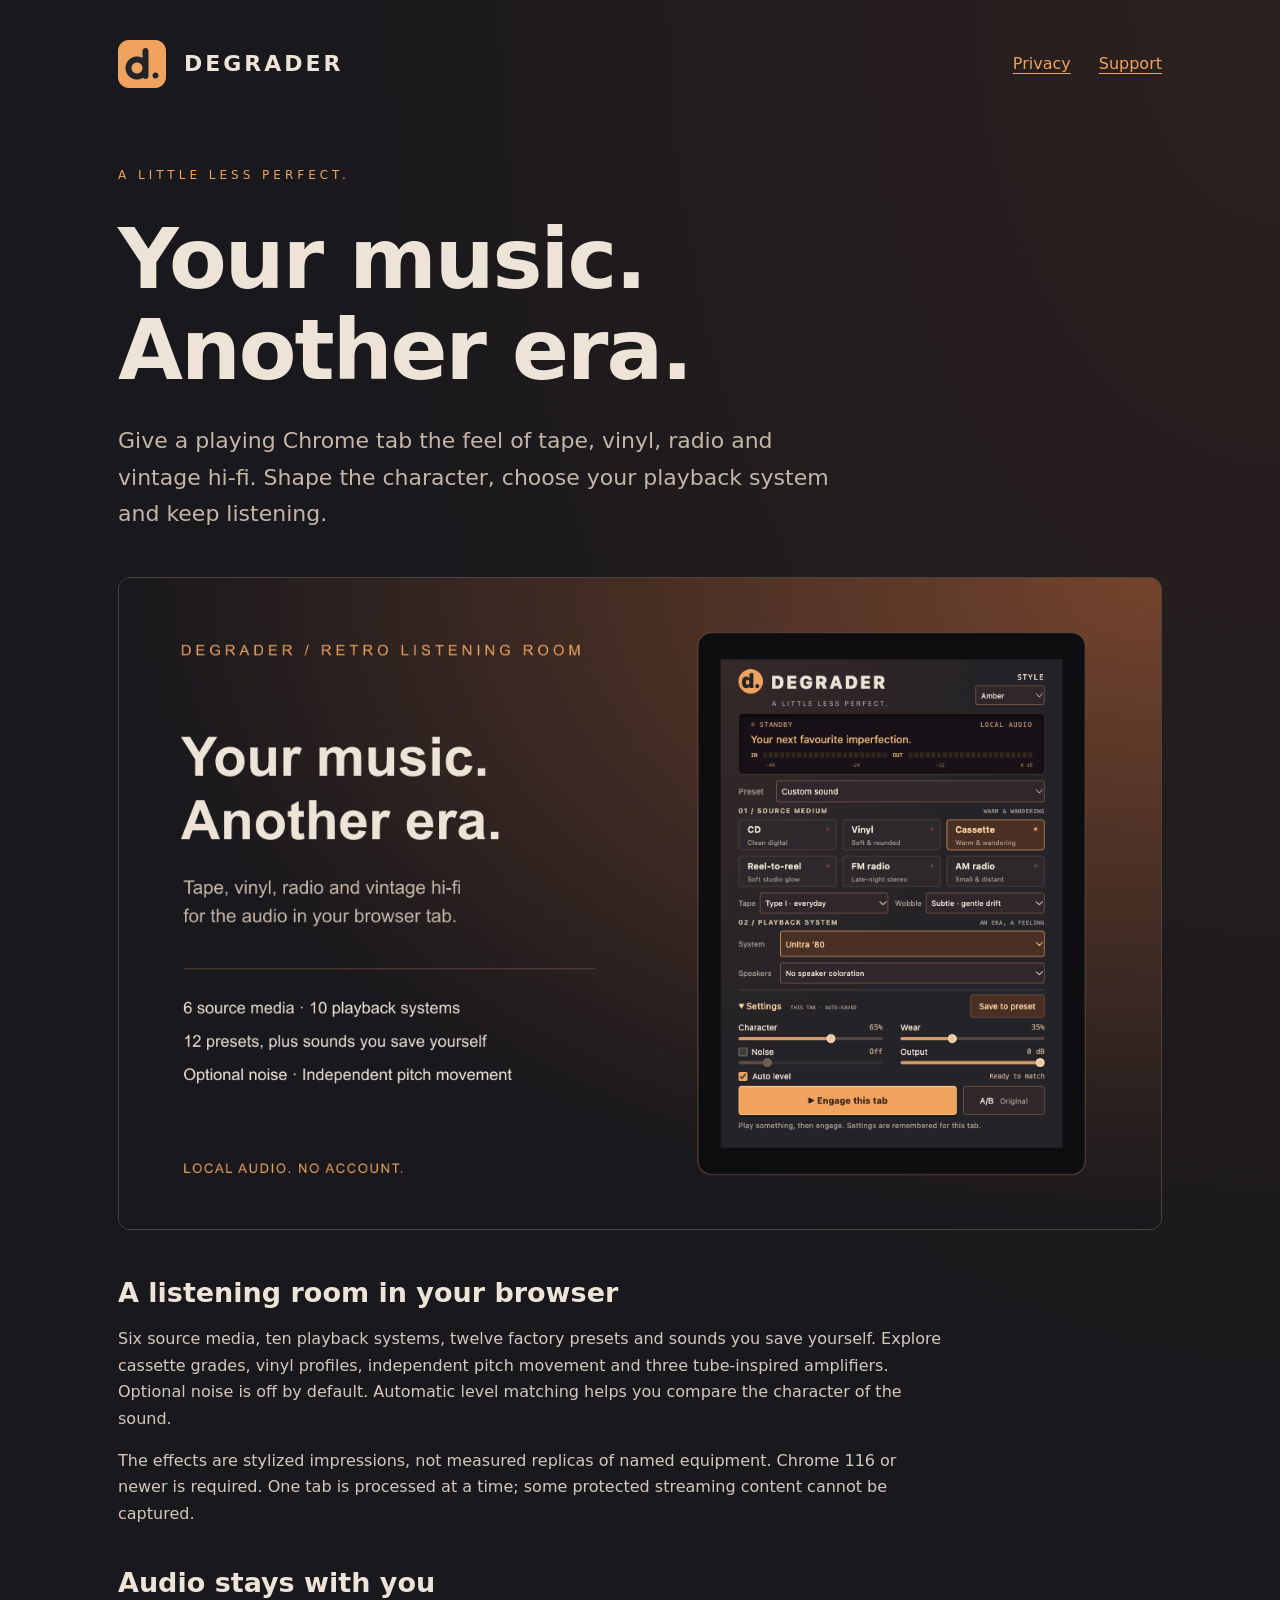
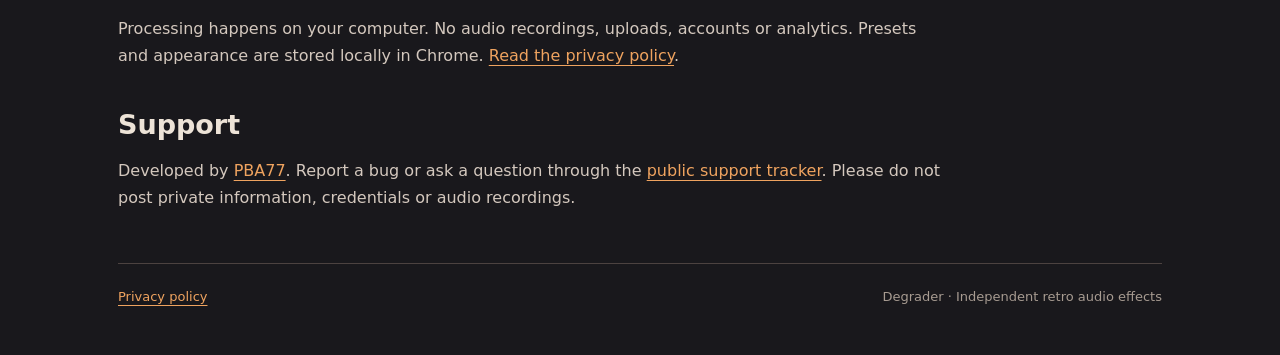
<file: index.html>
<!doctype html>
<html lang="en">
<head><meta charset="utf-8"><meta name="viewport" content="width=device-width, initial-scale=1"><meta name="description" content="Degrader gives browser audio the character of tape, vinyl, radio and vintage hi-fi. All audio stays on your computer."><title>Degrader — Retro listening room</title><link rel="icon" href="icon.png"><link rel="stylesheet" href="style.css"></head>
<body><main>
<header><a class="brand" href="./"><img src="icon.png" width="64" height="64" alt="">DEGRADER</a><nav><a href="privacy.html">Privacy</a><a href="https://github.com/PBA77/degrader-site/issues">Support</a></nav></header>
<p class="eyebrow">A LITTLE LESS PERFECT.</p>
<h1>Your music.<br>Another era.</h1>
<p class="lead">Give a playing Chrome tab the feel of tape, vinyl, radio and vintage hi-fi. Shape the character, choose your playback system and keep listening.</p>
<img class="showcase" src="preview.png" width="1280" height="800" alt="Degrader's amber panel with source media, playback systems, sound controls and optional noise.">
<section><h2>A listening room in your browser</h2><p>Six source media, ten playback systems, twelve factory presets and sounds you save yourself. Explore cassette grades, vinyl profiles, independent pitch movement and three tube-inspired amplifiers. Optional noise is off by default. Automatic level matching helps you compare the character of the sound.</p><p>The effects are stylized impressions, not measured replicas of named equipment. Chrome 116 or newer is required. One tab is processed at a time; some protected streaming content cannot be captured.</p></section>
<section><h2>Audio stays with you</h2><p>Processing happens on your computer. No audio recordings, uploads, accounts or analytics. Presets and appearance are stored locally in Chrome. <a href="privacy.html">Read the privacy policy</a>.</p></section>
<section id="support"><h2>Support</h2><p>Developed by <a href="https://github.com/PBA77">PBA77</a>. Report a bug or ask a question through the <a href="https://github.com/PBA77/degrader-site/issues">public support tracker</a>. Please do not post private information, credentials or audio recordings.</p></section>
<footer><a href="privacy.html">Privacy policy</a><span>Degrader · Independent retro audio effects</span></footer>
</main></body></html>
</file>
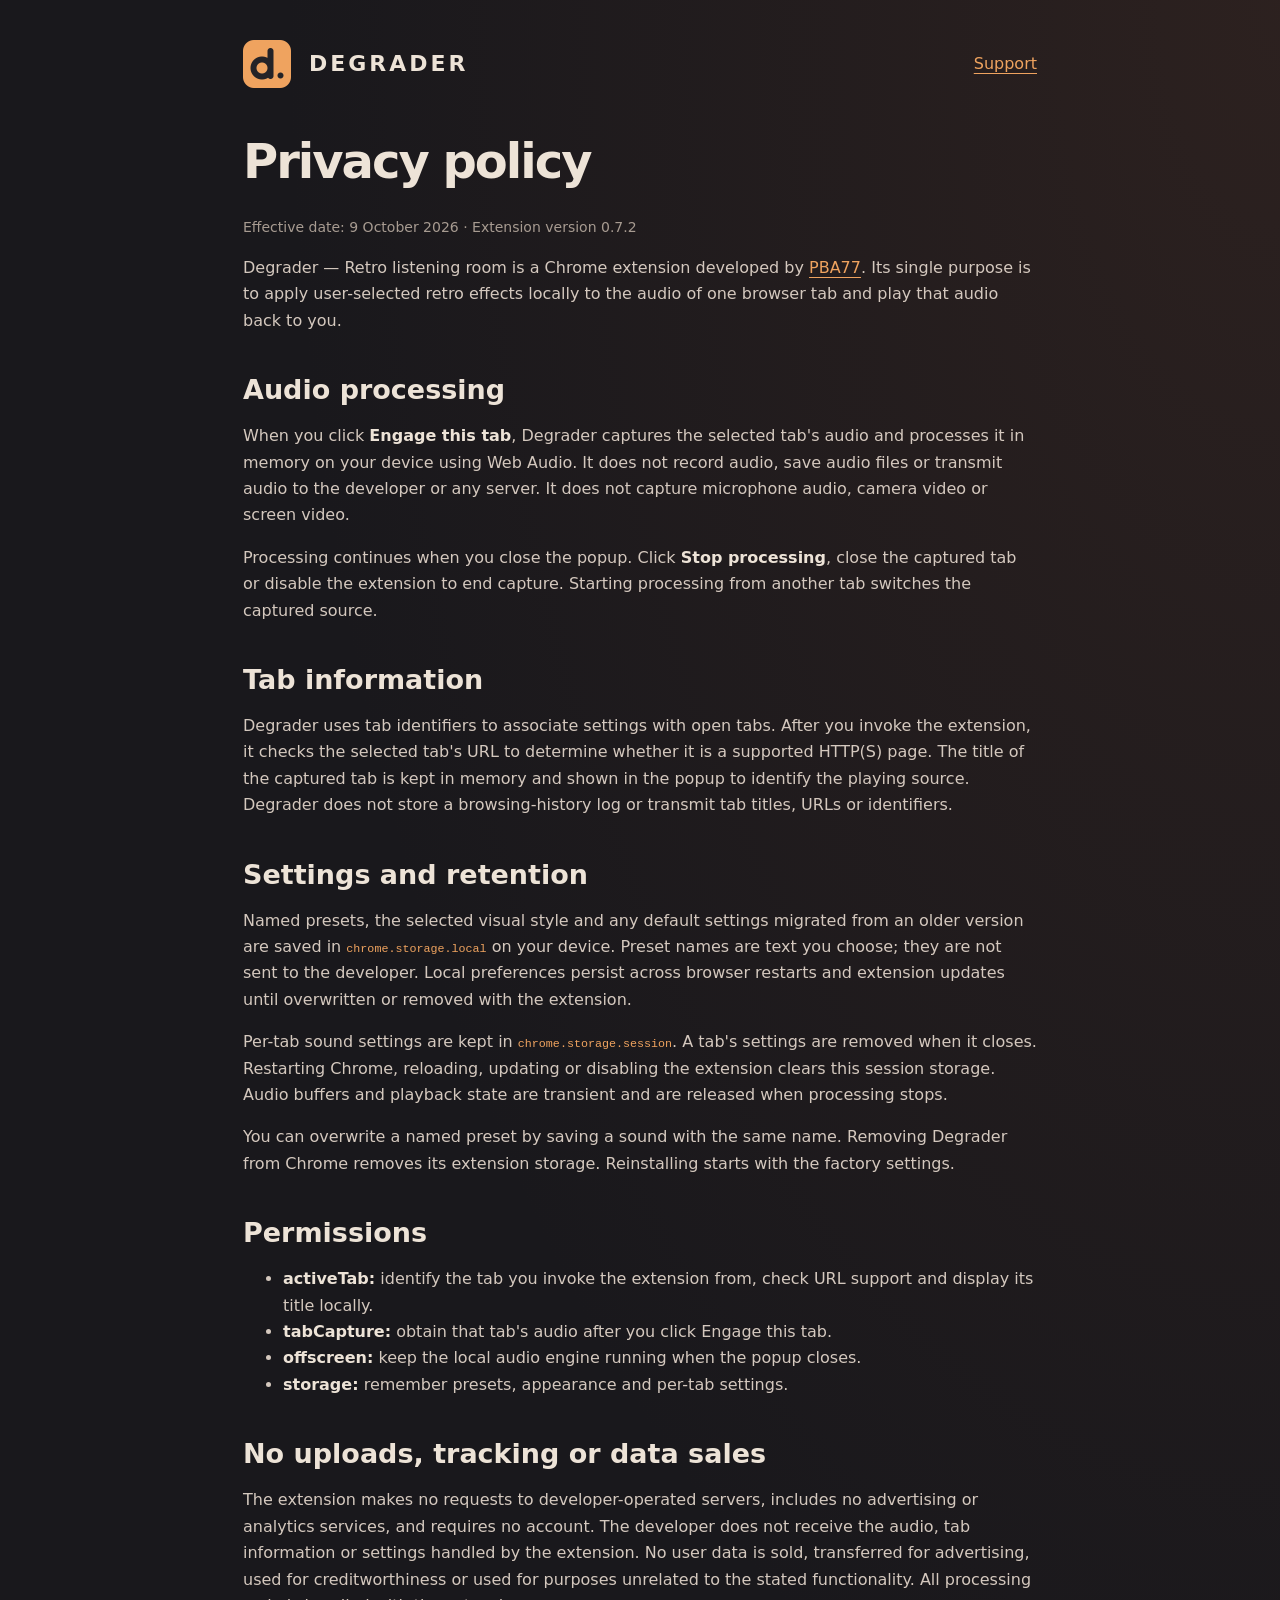
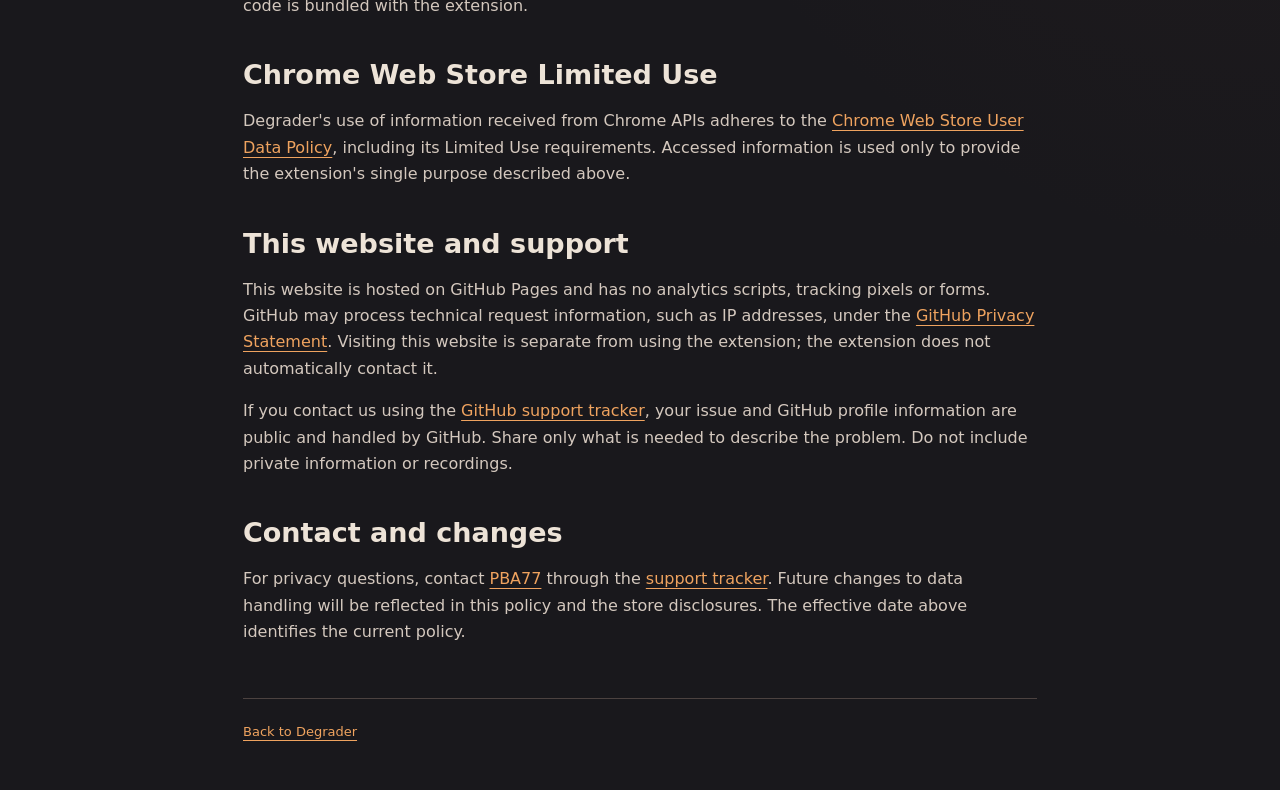
<file: privacy.html>
<!doctype html>
<html lang="en">
<head><meta charset="utf-8"><meta name="viewport" content="width=device-width, initial-scale=1"><meta name="description" content="How Degrader handles tab audio and settings locally, without recordings, analytics or uploads."><title>Privacy policy — Degrader</title><link rel="icon" href="icon.png"><link rel="stylesheet" href="style.css"></head>
<body><main class="policy">
<header><a class="brand" href="./"><img src="icon.png" width="64" height="64" alt="">DEGRADER</a><nav><a href="https://github.com/PBA77/degrader-site/issues">Support</a></nav></header>
<h1>Privacy policy</h1><p class="muted">Effective date: 9 October 2026 · Extension version 0.7.2</p>
<p>Degrader — Retro listening room is a Chrome extension developed by <a href="https://github.com/PBA77">PBA77</a>. Its single purpose is to apply user-selected retro effects locally to the audio of one browser tab and play that audio back to you.</p>
<h2>Audio processing</h2><p>When you click <strong>Engage this tab</strong>, Degrader captures the selected tab's audio and processes it in memory on your device using Web Audio. It does not record audio, save audio files or transmit audio to the developer or any server. It does not capture microphone audio, camera video or screen video.</p><p>Processing continues when you close the popup. Click <strong>Stop processing</strong>, close the captured tab or disable the extension to end capture. Starting processing from another tab switches the captured source.</p>
<h2>Tab information</h2><p>Degrader uses tab identifiers to associate settings with open tabs. After you invoke the extension, it checks the selected tab's URL to determine whether it is a supported HTTP(S) page. The title of the captured tab is kept in memory and shown in the popup to identify the playing source. Degrader does not store a browsing-history log or transmit tab titles, URLs or identifiers.</p>
<h2>Settings and retention</h2><p>Named presets, the selected visual style and any default settings migrated from an older version are saved in <code>chrome.storage.local</code> on your device. Preset names are text you choose; they are not sent to the developer. Local preferences persist across browser restarts and extension updates until overwritten or removed with the extension.</p><p>Per-tab sound settings are kept in <code>chrome.storage.session</code>. A tab's settings are removed when it closes. Restarting Chrome, reloading, updating or disabling the extension clears this session storage. Audio buffers and playback state are transient and are released when processing stops.</p><p>You can overwrite a named preset by saving a sound with the same name. Removing Degrader from Chrome removes its extension storage. Reinstalling starts with the factory settings.</p>
<h2>Permissions</h2><ul><li><strong>activeTab:</strong> identify the tab you invoke the extension from, check URL support and display its title locally.</li><li><strong>tabCapture:</strong> obtain that tab's audio after you click Engage this tab.</li><li><strong>offscreen:</strong> keep the local audio engine running when the popup closes.</li><li><strong>storage:</strong> remember presets, appearance and per-tab settings.</li></ul>
<h2>No uploads, tracking or data sales</h2><p>The extension makes no requests to developer-operated servers, includes no advertising or analytics services, and requires no account. The developer does not receive the audio, tab information or settings handled by the extension. No user data is sold, transferred for advertising, used for creditworthiness or used for purposes unrelated to the stated functionality. All processing code is bundled with the extension.</p>
<h2>Chrome Web Store Limited Use</h2><p>Degrader's use of information received from Chrome APIs adheres to the <a href="https://developer.chrome.com/docs/webstore/program-policies/user-data">Chrome Web Store User Data Policy</a>, including its Limited Use requirements. Accessed information is used only to provide the extension's single purpose described above.</p>
<h2>This website and support</h2><p>This website is hosted on GitHub Pages and has no analytics scripts, tracking pixels or forms. GitHub may process technical request information, such as IP addresses, under the <a href="https://docs.github.com/en/site-policy/privacy-policies/github-general-privacy-statement">GitHub Privacy Statement</a>. Visiting this website is separate from using the extension; the extension does not automatically contact it.</p><p>If you contact us using the <a href="https://github.com/PBA77/degrader-site/issues">GitHub support tracker</a>, your issue and GitHub profile information are public and handled by GitHub. Share only what is needed to describe the problem. Do not include private information or recordings.</p>
<h2>Contact and changes</h2><p>For privacy questions, contact <a href="https://github.com/PBA77">PBA77</a> through the <a href="https://github.com/PBA77/degrader-site/issues">support tracker</a>. Future changes to data handling will be reflected in this policy and the store disclosures. The effective date above identifies the current policy.</p>
<footer><a href="./">Back to Degrader</a></footer>
</main></body></html>
</file>
<file: style.css>
:root{color-scheme:dark;font-family:system-ui,-apple-system,BlinkMacSystemFont,"Segoe UI",sans-serif;background:#19181c;color:#ede3d7;line-height:1.65}*{box-sizing:border-box}body{margin:0;background:radial-gradient(ellipse at top right,#53332655,transparent 55%)}main{max-width:1100px;padding:32px 28px 48px;margin:auto}header,nav,footer{display:flex;align-items:center;gap:28px}header{justify-content:space-between;margin-bottom:70px}.brand{display:flex;align-items:center;gap:10px;font-size:22px;font-weight:800;letter-spacing:3px;text-decoration:none;color:#ede3d7}.brand img{margin-left:-8px}a{color:#efa35f;text-underline-offset:4px}a:focus-visible{outline:2px solid #efa35f;outline-offset:5px}.eyebrow{color:#efa35f;font-size:12px;letter-spacing:4px}h1{font-size:clamp(44px,7vw,84px);line-height:1.08;letter-spacing:-2px;margin:28px 0}h2{font-size:27px;line-height:1.3;margin:38px 0 12px}.lead{font-size:22px;max-width:720px;color:#c5b5a8}.showcase{display:block;width:100%;height:auto;margin:45px 0;border:1px solid #4c4240;border-radius:12px}section{max-width:830px;margin:35px 0}p,li{color:#d4c8be}strong{color:#ede3d7}footer{border-top:1px solid #4c4240;padding-top:22px;margin-top:52px;font-size:13px;color:#a79b91;justify-content:space-between}.policy{max-width:850px}.policy header{margin-bottom:40px}.policy h1{font-size:48px}.muted{color:#a79b91;font-size:14px}code{font-size:.9em;color:#efa35f;overflow-wrap:anywhere}@media(max-width:580px){main{padding:18px}header{gap:14px;flex-wrap:wrap;margin-bottom:40px}nav{font-size:14px;gap:20px}.brand{font-size:18px}.lead{font-size:19px}footer{align-items:flex-start;flex-direction:column;gap:12px}.policy h1{font-size:38px}}
</file>
